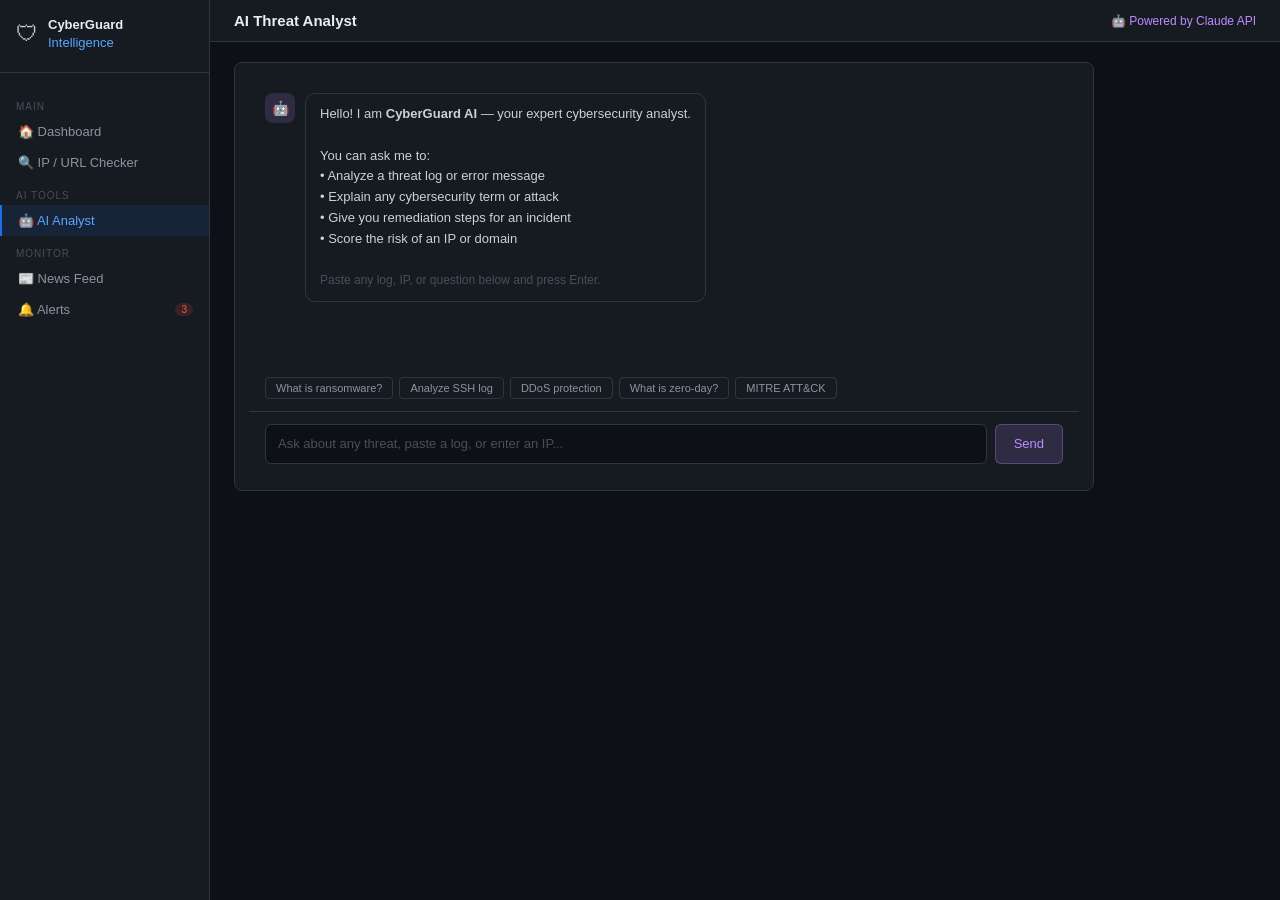
<file: ai-analyst.html>
<!doctype html>
<html lang="en">
  <head>
    <meta charset="UTF-8" />
    <meta name="viewport" content="width=device-width, initial-scale=1.0" />
    <title>AI Analyst — CyberGuard</title>
    <link rel="stylesheet" href="style.css" />
  </head>
  <body>
    <div class="layout">
      <!-- SIDEBAR -->
      <aside class="sidebar">
        <div class="logo">
          <div class="logo-icon">&#128737;</div>
          <div class="logo-text">CyberGuard<br /><span>Intelligence</span></div>
        </div>
        <nav>
          <p class="nav-section">Main</p>
          <a href="index.html" class="nav-item">&#127968; Dashboard</a>
          <a href="ip-checker.html" class="nav-item"
            >&#128269; IP / URL Checker</a
          >
          <p class="nav-section">AI Tools</p>
          <a href="ai-analyst.html" class="nav-item active"
            >&#129302; AI Analyst</a
          >
          <p class="nav-section">Monitor</p>
          <a href="news.html" class="nav-item">&#128240; News Feed</a>
          <a href="#" class="nav-item"
            >&#128276; Alerts <span class="alert-count">3</span></a
          >
        </nav>
      </aside>

      <main class="main">
        <header class="topbar">
          <h1>AI Threat Analyst</h1>
          <div class="topbar-right">
            <span style="font-size: 12px; color: #bc8cff"
              >&#129302; Powered by Claude API</span
            >
          </div>
        </header>

        <div class="content">
          <div class="card" style="max-width: 860px">
            <!-- Chat window -->
            <div class="chat-wrap" id="chatArea">
              <div class="msg ai">
                <div
                  class="msg-avatar"
                  style="background: rgba(188, 140, 255, 0.15)"
                >
                  &#129302;
                </div>
                <div class="msg-bubble">
                  Hello! I am <strong>CyberGuard AI</strong> — your expert
                  cybersecurity analyst.<br /><br />
                  You can ask me to:<br />
                  &bull; Analyze a threat log or error message<br />
                  &bull; Explain any cybersecurity term or attack<br />
                  &bull; Give you remediation steps for an incident<br />
                  &bull; Score the risk of an IP or domain<br /><br />
                  <span style="color: #484f58; font-size: 12px"
                    >Paste any log, IP, or question below and press Enter.</span
                  >
                </div>
              </div>
            </div>

            <!-- Quick prompts -->
            <div
              style="
                display: flex;
                flex-wrap: wrap;
                gap: 6px;
                padding: 0 1rem 12px;
              "
            >
              <button
                class="action-btn"
                onclick="quickAsk('What is ransomware and how does it spread?')"
              >
                What is ransomware?
              </button>
              <button
                class="action-btn"
                onclick="
                  quickAsk(
                    'Analyze: Failed password for root from 185.220.101.47 port 43812 ssh2 — 847 attempts in 2 min',
                  )
                "
              >
                Analyze SSH log
              </button>
              <button
                class="action-btn"
                onclick="
                  quickAsk(
                    'Give me 5 steps to protect a server from DDoS attacks',
                  )
                "
              >
                DDoS protection
              </button>
              <button
                class="action-btn"
                onclick="quickAsk('What is a zero-day vulnerability?')"
              >
                What is zero-day?
              </button>
              <button
                class="action-btn"
                onclick="quickAsk('Explain the MITRE ATT&CK framework')"
              >
                MITRE ATT&CK
              </button>
            </div>

            <!-- Input row -->
            <div
              style="
                display: flex;
                gap: 8px;
                padding: 12px 1rem;
                border-top: 1px solid #30363d;
                background: #161b22;
                border-radius: 0 0 8px 8px;
              "
            >
              <textarea
                id="chatInput"
                class="inp"
                rows="1"
                placeholder="Ask about any threat, paste a log, or enter an IP..."
                style="
                  resize: none;
                  min-height: 38px;
                  max-height: 120px;
                  line-height: 1.5;
                "
                onkeydown="handleKey(event)"
              ></textarea>
              <button
                class="btn btn-purple"
                onclick="sendMessage()"
                id="sendBtn"
              >
                Send
              </button>
            </div>
          </div>
        </div>
      </main>
    </div>

    <script>
      // ── IMPORTANT: Replace with your real Anthropic API key ──────────────────
      const API_KEY = "YOUR_API_KEY_HERE";

      const chatArea = document.getElementById("chatArea");
      const chatInput = document.getElementById("chatInput");
      const sendBtn = document.getElementById("sendBtn");
      let messages = [];

      function addMsg(role, text) {
        const isUser = role === "user";
        const div = document.createElement("div");
        div.className = "msg " + (isUser ? "user" : "ai");
        div.innerHTML =
          (isUser
            ? ""
            : '<div class="msg-avatar" style="background:rgba(188,140,255,0.15);">&#129302;</div>') +
          '<div class="msg-bubble">' +
          text.replace(/\n/g, "<br>") +
          "</div>" +
          (isUser
            ? '<div class="msg-avatar" style="background:rgba(31,111,235,0.15);">&#128100;</div>'
            : "");
        chatArea.appendChild(div);
        chatArea.scrollTop = chatArea.scrollHeight;
      }

      function showTyping() {
        const div = document.createElement("div");
        div.className = "msg ai";
        div.id = "typing";
        div.innerHTML =
          '<div class="msg-avatar" style="background:rgba(188,140,255,0.15);">&#129302;</div>' +
          '<div class="msg-bubble" style="color:#484f58;">Analyzing threat...</div>';
        chatArea.appendChild(div);
        chatArea.scrollTop = chatArea.scrollHeight;
      }

      async function callClaude(userMsg) {
        messages.push({ role: "user", content: userMsg });
        showTyping();
        sendBtn.disabled = true;

        try {
          const res = await fetch("https://api.anthropic.com/v1/messages", {
            method: "POST",
            headers: {
              "Content-Type": "application/json",
              "x-api-key": API_KEY,
              "anthropic-version": "2023-06-01",
            },
            body: JSON.stringify({
              model: "claude-sonnet-4-6",
              max_tokens: 1000,
              system:
                "You are CyberGuard, an expert AI cybersecurity analyst. Analyze threats, explain logs, give remediation steps. Be concise and structured. Use bullet points. Always end with a risk level: LOW / MEDIUM / HIGH / CRITICAL.",
              messages: messages,
            }),
          });
          const data = await res.json();
          const reply = data.content?.[0]?.text || "Could not get a response.";
          messages.push({ role: "assistant", content: reply });
          document.getElementById("typing")?.remove();
          addMsg("ai", reply);
        } catch (err) {
          document.getElementById("typing")?.remove();
          addMsg(
            "ai",
            "Error: Could not connect to Claude API. Please check your API key in ai-analyst.html.",
          );
        }
        sendBtn.disabled = false;
      }

      function sendMessage() {
        const val = chatInput.value.trim();
        if (!val) return;
        addMsg("user", val);
        chatInput.value = "";
        callClaude(val);
      }

      function quickAsk(q) {
        chatInput.value = q;
        sendMessage();
      }

      function handleKey(e) {
        if (e.key === "Enter" && !e.shiftKey) {
          e.preventDefault();
          sendMessage();
        }
      }

      // Auto-fill from URL param (used by dashboard table links)
      const urlQ = new URLSearchParams(window.location.search).get("q");
      if (urlQ) {
        chatInput.value = decodeURIComponent(urlQ);
        sendMessage();
      }
    </script>
  </body>
</html>
</file>
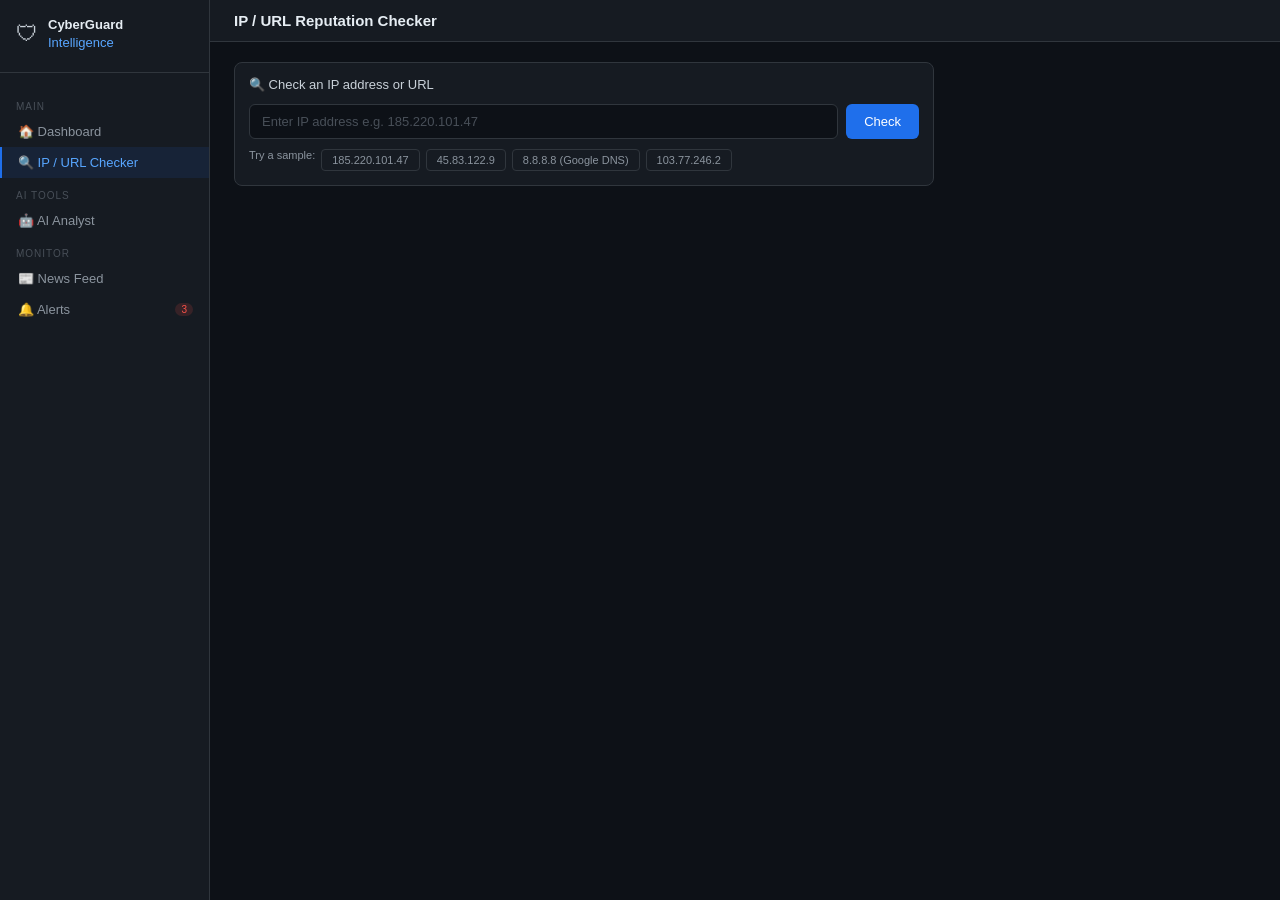
<file: ip-checker.html>
<!DOCTYPE html>
<html lang="en">
<head>
  <meta charset="UTF-8"/>
  <meta name="viewport" content="width=device-width, initial-scale=1.0"/>
  <title>IP / URL Checker — CyberGuard</title>
  <link rel="stylesheet" href="style.css"/>
</head>
<body>
<div class="layout">

  <aside class="sidebar">
    <div class="logo">
      <div class="logo-icon">&#128737;</div>
      <div class="logo-text">CyberGuard<br><span>Intelligence</span></div>
    </div>
    <nav>
      <p class="nav-section">Main</p>
      <a href="index.html" class="nav-item">&#127968; Dashboard</a>
      <a href="ip-checker.html" class="nav-item active">&#128269; IP / URL Checker</a>
      <p class="nav-section">AI Tools</p>
      <a href="ai-analyst.html" class="nav-item">&#129302; AI Analyst</a>
      <p class="nav-section">Monitor</p>
      <a href="news.html" class="nav-item">&#128240; News Feed</a>
      <a href="#" class="nav-item">&#128276; Alerts <span class="alert-count">3</span></a>
    </nav>
  </aside>

  <main class="main">
    <header class="topbar">
      <h1>IP / URL Reputation Checker</h1>
    </header>

    <div class="content">
      <div class="card" style="max-width:700px;margin-bottom:1rem;">
        <p class="card-title">&#128269; Check an IP address or URL</p>
        <div style="display:flex;gap:8px;margin-bottom:10px;">
          <input class="inp" id="searchInput" placeholder="Enter IP address e.g. 185.220.101.47" />
          <button class="btn btn-primary" onclick="runCheck()">Check</button>
        </div>
        <div style="display:flex;gap:6px;flex-wrap:wrap;">
          <span style="font-size:11px;color:#8b949e;">Try a sample:</span>
          <button class="action-btn" onclick="loadSample('185.220.101.47','malicious')">185.220.101.47</button>
          <button class="action-btn" onclick="loadSample('45.83.122.9','malicious')">45.83.122.9</button>
          <button class="action-btn" onclick="loadSample('8.8.8.8','safe')">8.8.8.8 (Google DNS)</button>
          <button class="action-btn" onclick="loadSample('103.77.246.2','suspicious')">103.77.246.2</button>
        </div>
      </div>

      <!-- Result box (hidden until check) -->
      <div class="card" id="resultBox" style="max-width:700px;display:none;">
        <div id="resultHeader" style="display:flex;align-items:center;gap:14px;padding:12px;border-radius:8px;margin-bottom:14px;">
          <div id="resultIcon" style="font-size:28px;"></div>
          <div style="flex:1;">
            <div id="resultTitle" style="font-size:15px;font-weight:600;"></div>
            <div id="resultSub" style="font-size:12px;color:#8b949e;margin-top:2px;"></div>
          </div>
          <div style="text-align:right;">
            <div id="abuseScore" style="font-size:24px;font-weight:600;"></div>
            <div style="font-size:10px;color:#8b949e;">abuse confidence</div>
          </div>
        </div>

        <div style="display:grid;grid-template-columns:repeat(4,1fr);gap:8px;margin-bottom:14px;" id="detailGrid"></div>

        <p class="section-label">Threat categories</p>
        <div id="tagRow" style="display:flex;flex-wrap:wrap;gap:6px;margin-bottom:14px;"></div>

        <p class="section-label">Recent abuse reports</p>
        <div id="reportsList" style="margin-bottom:14px;"></div>

        <button class="btn btn-purple" style="width:100%;" id="aiBtn" onclick="askAI()">
          &#129302; Ask AI to explain this threat
        </button>
      </div>
    </div>
  </main>
</div>

<script>
let currentIP = '', currentVerdict = '';

const mockData = {
  malicious: {
    score: 94, reports: 1847, isp: 'Frantech Solutions', country: 'Netherlands', usage: 'Hosting / VPN',
    tags: [['DDoS attack','badge-red'],['Brute force','badge-red'],['Port scan','badge-yellow'],['Tor exit node','badge-blue']],
    reportsList: [
      { date:'2026-06-11', cat:'DDoS attack', country:'DE' },
      { date:'2026-06-10', cat:'Brute force SSH', country:'US' },
      { date:'2026-06-09', cat:'Port scanning', country:'FR' },
    ],
    color:'#f85149', bg:'rgba(248,81,73,0.1)', icon:'&#128683;', label:'Malicious', sub:'High confidence threat — block immediately'
  },
  suspicious: {
    score: 47, reports: 213, isp: 'Alibaba Cloud', country: 'China', usage: 'Data Center',
    tags: [['Port scan','badge-yellow'],['Suspicious activity','badge-yellow'],['Proxy','badge-blue']],
    reportsList: [
      { date:'2026-06-10', cat:'Port scanning', country:'US' },
      { date:'2026-06-07', cat:'Suspicious traffic', country:'JP' },
    ],
    color:'#d29922', bg:'rgba(210,153,34,0.1)', icon:'&#9888;', label:'Suspicious', sub:'Moderate risk — monitor and investigate'
  },
  safe: {
    score: 0, reports: 0, isp: 'Google LLC', country: 'United States', usage: 'Content Delivery',
    tags: [['Trusted CDN','badge-green'],['Public DNS','badge-green']],
    reportsList: [],
    color:'#3fb950', bg:'rgba(63,185,80,0.1)', icon:'&#9989;', label:'Clean / Safe', sub:'No abuse reports found — appears legitimate'
  }
};

function loadSample(ip, verdict) {
  document.getElementById('searchInput').value = ip;
  currentIP = ip; currentVerdict = verdict; runCheck();
}

function runCheck() {
  const val = document.getElementById('searchInput').value.trim();
  if (!val) return;
  currentIP = val;
  if (!currentVerdict) currentVerdict = val.startsWith('8.8') ? 'safe' : val.startsWith('185.') || val.startsWith('45.') ? 'malicious' : 'suspicious';
  setTimeout(() => showResult(currentVerdict), 1000);
  currentVerdict = '';
}

function showResult(verdict) {
  const d = mockData[verdict] || mockData.suspicious;
  const box = document.getElementById('resultBox');
  box.style.display = 'block';

  document.getElementById('resultHeader').style.background = d.bg;
  document.getElementById('resultIcon').innerHTML = d.icon;
  document.getElementById('resultTitle').innerHTML = '<span style="color:'+d.color+'">'+d.label+'</span> &mdash; '+currentIP;
  document.getElementById('resultSub').textContent = d.sub;
  document.getElementById('abuseScore').style.color = d.color;
  document.getElementById('abuseScore').textContent = d.score + '%';

  document.getElementById('detailGrid').innerHTML = [
    ['Total reports', d.reports.toLocaleString()],
    ['ISP / Owner', d.isp],
    ['Country', d.country],
    ['Usage type', d.usage]
  ].map(([k,v]) => `<div class="stat-card"><p class="stat-label">${k}</p><p style="font-size:13px;color:#e6edf3;font-weight:500;">${v}</p></div>`).join('');

  document.getElementById('tagRow').innerHTML = d.tags.map(([label,cls]) =>
    `<span class="badge ${cls}">${label}</span>`).join('');

  document.getElementById('reportsList').innerHTML = d.reportsList.length
    ? d.reportsList.map(r => `<div style="display:flex;gap:10px;padding:8px;background:#0d1117;border-radius:6px;margin-bottom:6px;font-size:12px;"><span style="color:#484f58;font-family:monospace;">${r.date}</span><span style="flex:1;">${r.cat}</span><span style="color:#8b949e;">${r.country}</span></div>`).join('')
    : '<p style="font-size:12px;color:#484f58;">No abuse reports found.</p>';
}

function askAI() {
  window.location.href = 'ai-analyst.html?q=Analyze+IP+' + encodeURIComponent(currentIP) + '+with+abuse+score';
}
</script>
</body>
</html>
</file>
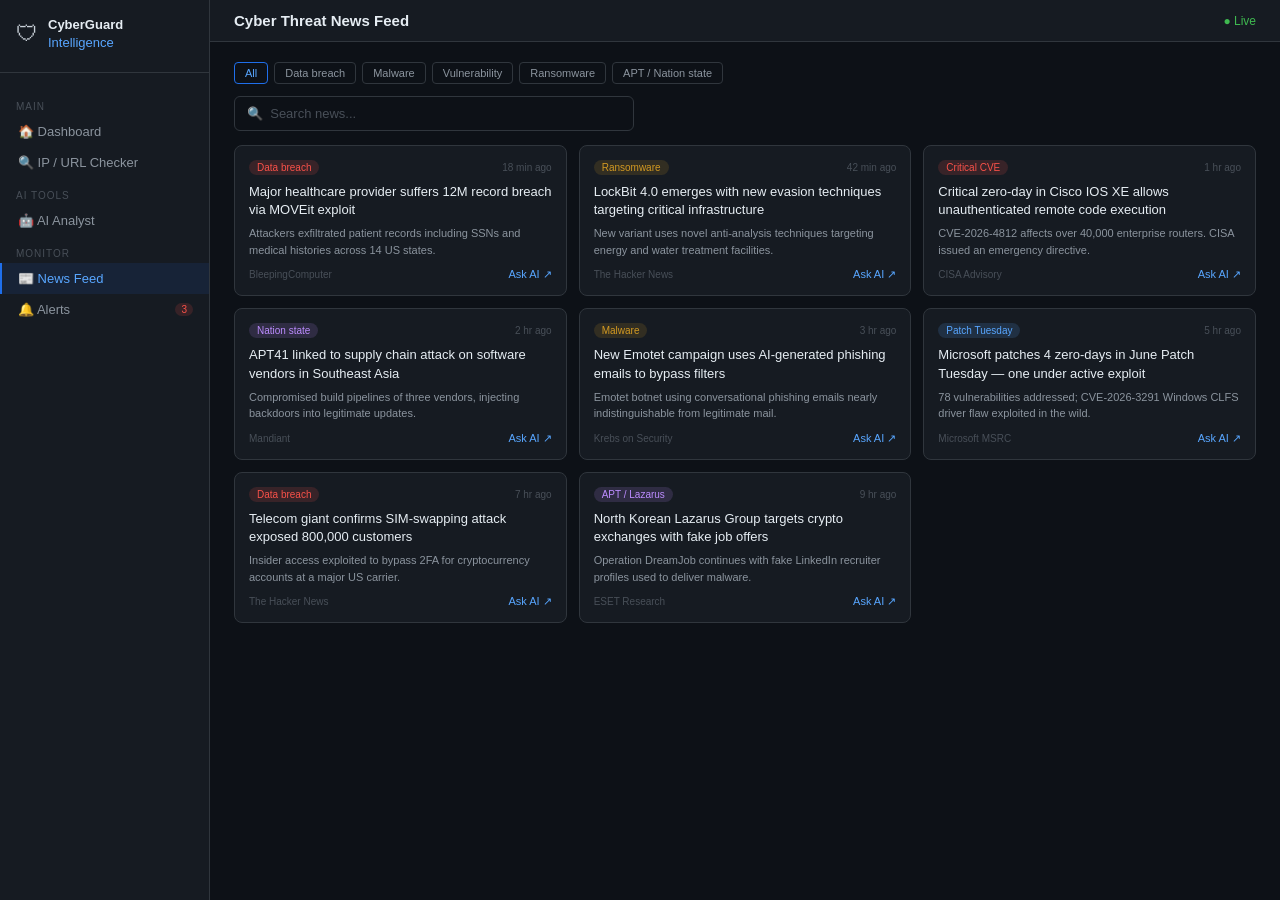
<file: news.html>
<!DOCTYPE html>
<html lang="en">
<head>
  <meta charset="UTF-8"/>
  <meta name="viewport" content="width=device-width, initial-scale=1.0"/>
  <title>News Feed — CyberGuard</title>
  <link rel="stylesheet" href="style.css"/>
</head>
<body>
<div class="layout">

  <aside class="sidebar">
    <div class="logo">
      <div class="logo-icon">&#128737;</div>
      <div class="logo-text">CyberGuard<br><span>Intelligence</span></div>
    </div>
    <nav>
      <p class="nav-section">Main</p>
      <a href="index.html" class="nav-item">&#127968; Dashboard</a>
      <a href="ip-checker.html" class="nav-item">&#128269; IP / URL Checker</a>
      <p class="nav-section">AI Tools</p>
      <a href="ai-analyst.html" class="nav-item">&#129302; AI Analyst</a>
      <p class="nav-section">Monitor</p>
      <a href="news.html" class="nav-item active">&#128240; News Feed</a>
      <a href="#" class="nav-item">&#128276; Alerts <span class="alert-count">3</span></a>
    </nav>
  </aside>

  <main class="main">
    <header class="topbar">
      <h1>Cyber Threat News Feed</h1>
      <div class="topbar-right">
        <span class="live-status">&#9679; Live</span>
      </div>
    </header>

    <div class="content">

      <!-- Filter bar -->
      <div style="display:flex;gap:6px;flex-wrap:wrap;margin-bottom:12px;" id="filterBar">
        <button class="action-btn" style="border-color:#1f6feb;color:#58a6ff;" onclick="filterNews('all',this)">All</button>
        <button class="action-btn" onclick="filterNews('breach',this)">Data breach</button>
        <button class="action-btn" onclick="filterNews('malware',this)">Malware</button>
        <button class="action-btn" onclick="filterNews('vulnerability',this)">Vulnerability</button>
        <button class="action-btn" onclick="filterNews('ransomware',this)">Ransomware</button>
        <button class="action-btn" onclick="filterNews('apt',this)">APT / Nation state</button>
      </div>

      <!-- Search -->
      <div style="margin-bottom:14px;">
        <input class="inp" id="searchInp" placeholder="&#128269;  Search news..." oninput="renderNews()" style="max-width:400px;"/>
      </div>

      <!-- News grid -->
      <div id="newsGrid" style="display:grid;grid-template-columns:repeat(auto-fill,minmax(320px,1fr));gap:12px;"></div>

    </div>
  </main>
</div>

<script>
const articles = [
  { cat:'breach',        title:'Major healthcare provider suffers 12M record breach via MOVEit exploit',        desc:'Attackers exfiltrated patient records including SSNs and medical histories across 14 US states.', tag:'Data breach',    tagCls:'badge-red',    time:'18 min ago', source:'BleepingComputer' },
  { cat:'ransomware',    title:'LockBit 4.0 emerges with new evasion techniques targeting critical infrastructure', desc:'New variant uses novel anti-analysis techniques targeting energy and water treatment facilities.',  tag:'Ransomware',     tagCls:'badge-yellow', time:'42 min ago', source:'The Hacker News' },
  { cat:'vulnerability', title:'Critical zero-day in Cisco IOS XE allows unauthenticated remote code execution',  desc:'CVE-2026-4812 affects over 40,000 enterprise routers. CISA issued an emergency directive.',         tag:'Critical CVE',   tagCls:'badge-red',    time:'1 hr ago',   source:'CISA Advisory' },
  { cat:'apt',           title:'APT41 linked to supply chain attack on software vendors in Southeast Asia',        desc:'Compromised build pipelines of three vendors, injecting backdoors into legitimate updates.',        tag:'Nation state',   tagCls:'badge-purple', time:'2 hr ago',   source:'Mandiant' },
  { cat:'malware',       title:'New Emotet campaign uses AI-generated phishing emails to bypass filters',          desc:'Emotet botnet using conversational phishing emails nearly indistinguishable from legitimate mail.', tag:'Malware',        tagCls:'badge-yellow', time:'3 hr ago',   source:'Krebs on Security' },
  { cat:'vulnerability', title:'Microsoft patches 4 zero-days in June Patch Tuesday — one under active exploit',  desc:'78 vulnerabilities addressed; CVE-2026-3291 Windows CLFS driver flaw exploited in the wild.',     tag:'Patch Tuesday',  tagCls:'badge-blue',   time:'5 hr ago',   source:'Microsoft MSRC' },
  { cat:'breach',        title:'Telecom giant confirms SIM-swapping attack exposed 800,000 customers',            desc:'Insider access exploited to bypass 2FA for cryptocurrency accounts at a major US carrier.',         tag:'Data breach',    tagCls:'badge-red',    time:'7 hr ago',   source:'The Hacker News' },
  { cat:'apt',           title:'North Korean Lazarus Group targets crypto exchanges with fake job offers',         desc:'Operation DreamJob continues with fake LinkedIn recruiter profiles used to deliver malware.',       tag:'APT / Lazarus',  tagCls:'badge-purple', time:'9 hr ago',   source:'ESET Research' },
];

let activeFilter = 'all';

function renderNews() {
  const search = document.getElementById('searchInp').value.toLowerCase();
  const filtered = articles.filter(a => {
    const matchFilter = activeFilter === 'all' || a.cat === activeFilter;
    const matchSearch = !search || a.title.toLowerCase().includes(search) || a.desc.toLowerCase().includes(search);
    return matchFilter && matchSearch;
  });

  document.getElementById('newsGrid').innerHTML = filtered.map(a => `
    <div class="card" style="cursor:pointer;" onclick="analyzeNews('${encodeURIComponent(a.title)}')">
      <div style="display:flex;justify-content:space-between;align-items:center;margin-bottom:8px;">
        <span class="badge ${a.tagCls}">${a.tag}</span>
        <span style="font-size:10px;color:#484f58;">${a.time}</span>
      </div>
      <p style="font-size:13px;font-weight:500;color:#e6edf3;margin-bottom:6px;line-height:1.4;">${a.title}</p>
      <p style="font-size:11px;color:#8b949e;line-height:1.5;margin-bottom:10px;">${a.desc}</p>
      <div style="display:flex;align-items:center;justify-content:space-between;">
        <span style="font-size:10px;color:#484f58;">${a.source}</span>
        <span style="font-size:11px;color:#58a6ff;">Ask AI &#8599;</span>
      </div>
    </div>
  `).join('') || '<p style="color:#484f58;font-size:13px;">No articles found.</p>';
}

function filterNews(cat, el) {
  activeFilter = cat;
  document.querySelectorAll('#filterBar button').forEach(b => {
    b.style.borderColor = ''; b.style.color = '';
  });
  el.style.borderColor = '#1f6feb'; el.style.color = '#58a6ff';
  renderNews();
}

function analyzeNews(title) {
  window.location.href = 'ai-analyst.html?q=Explain+this+news+and+what+action+to+take:+' + title;
}

renderNews();
</script>
</body>
</html>
</file>
<file: style.css>
/* ── Reset & Base ─────────────────────────────── */
* { box-sizing: border-box; margin: 0; padding: 0; }
body { font-family: 'Segoe UI', sans-serif; background: #0d1117; color: #c9d1d9; min-height: 100vh; }
a { text-decoration: none; color: inherit; }

/* ── Layout ───────────────────────────────────── */
.layout { display: flex; min-height: 100vh; }

/* ── Sidebar ──────────────────────────────────── */
.sidebar {
  width: 210px; background: #161b22; border-right: 1px solid #30363d;
  display: flex; flex-direction: column; padding: 1rem 0; flex-shrink: 0;
  position: fixed; top: 0; left: 0; height: 100vh; overflow-y: auto;
}
.logo {
  display: flex; align-items: center; gap: 10px;
  padding: 0 1rem 1.25rem; border-bottom: 1px solid #30363d; margin-bottom: 1rem;
}
.logo-icon { font-size: 22px; }
.logo-text { font-size: 13px; font-weight: 600; color: #e6edf3; line-height: 1.4; }
.logo-text span { color: #58a6ff; font-weight: 400; }
.nav-section { font-size: 10px; color: #484f58; text-transform: uppercase; letter-spacing: 0.1em; padding: 12px 1rem 4px; }
.nav-item {
  display: flex; align-items: center; gap: 8px;
  padding: 8px 1rem; font-size: 13px; color: #8b949e;
  border-left: 2px solid transparent; transition: all 0.15s;
}
.nav-item:hover { color: #c9d1d9; background: rgba(255,255,255,0.04); }
.nav-item.active { color: #58a6ff; background: rgba(31,111,235,0.1); border-left-color: #1f6feb; }
.alert-count {
  margin-left: auto; background: rgba(248,81,73,0.15); color: #f85149;
  font-size: 10px; padding: 1px 6px; border-radius: 8px;
}

/* ── Main area ────────────────────────────────── */
.main { margin-left: 210px; flex: 1; display: flex; flex-direction: column; }

/* ── Topbar ───────────────────────────────────── */
.topbar {
  background: #161b22; border-bottom: 1px solid #30363d;
  padding: 12px 1.5rem; display: flex; align-items: center; justify-content: space-between;
  position: sticky; top: 0; z-index: 10;
}
.topbar h1 { font-size: 15px; font-weight: 600; color: #e6edf3; }
.topbar-right { display: flex; align-items: center; gap: 14px; }
.live-status { font-size: 12px; color: #3fb950; }
.alert-badge {
  font-size: 11px; padding: 4px 10px; border-radius: 10px;
  background: rgba(248,81,73,0.15); color: #f85149; border: 1px solid rgba(248,81,73,0.3);
}

/* ── Content ──────────────────────────────────── */
.content { padding: 1.25rem 1.5rem; }
.section-label {
  font-size: 11px; color: #8b949e; text-transform: uppercase;
  letter-spacing: 0.08em; margin-bottom: 10px; font-weight: 500;
}

/* ── Stat cards ───────────────────────────────── */
.stats-grid { display: grid; grid-template-columns: repeat(4, 1fr); gap: 12px; margin-bottom: 1.25rem; }
.stat-card {
  background: #161b22; border: 1px solid #30363d;
  border-radius: 8px; padding: 14px;
}
.stat-label { font-size: 11px; color: #8b949e; margin-bottom: 6px; }
.stat-value { font-size: 24px; font-weight: 600; margin-bottom: 4px; }
.stat-value.white { color: #e6edf3; }
.stat-value.red { color: #f85149; }
.stat-value.yellow { color: #d29922; }
.stat-value.blue { color: #58a6ff; }
.stat-value.green { color: #3fb950; }
.stat-change { font-size: 11px; }
.stat-change.red { color: #f85149; }
.stat-change.green { color: #3fb950; }

/* ── Charts ───────────────────────────────────── */
.charts-grid { display: grid; grid-template-columns: 2fr 1fr; gap: 12px; margin-bottom: 1.25rem; }
.card {
  background: #161b22; border: 1px solid #30363d;
  border-radius: 8px; padding: 14px;
}
.card-title { font-size: 13px; font-weight: 500; color: #c9d1d9; margin-bottom: 12px; }
canvas { max-height: 220px; }

/* ── Table ────────────────────────────────────── */
.table-card {
  background: #161b22; border: 1px solid #30363d;
  border-radius: 8px; overflow: hidden; margin-bottom: 1.25rem;
}
table { width: 100%; border-collapse: collapse; }
thead { border-bottom: 1px solid #30363d; }
th {
  font-size: 11px; color: #8b949e; text-transform: uppercase;
  letter-spacing: 0.06em; padding: 10px 14px; text-align: left; font-weight: 500;
}
td { font-size: 12px; color: #c9d1d9; padding: 10px 14px; border-bottom: 1px solid #21262d; }
tr:last-child td { border-bottom: none; }
td.mono { font-family: 'Courier New', monospace; font-size: 11px; }
td.muted { color: #8b949e; }

/* ── Badges ───────────────────────────────────── */
.badge { font-size: 10px; padding: 2px 8px; border-radius: 8px; font-weight: 500; }
.badge-red { background: rgba(248,81,73,0.15); color: #f85149; }
.badge-yellow { background: rgba(210,153,34,0.15); color: #d29922; }
.badge-blue { background: rgba(88,166,255,0.15); color: #58a6ff; }
.badge-green { background: rgba(63,185,80,0.15); color: #3fb950; }
.badge-purple { background: rgba(188,140,255,0.15); color: #bc8cff; }

/* ── Action button ────────────────────────────── */
.action-btn {
  font-size: 11px; padding: 4px 10px; border-radius: 4px;
  border: 1px solid #30363d; color: #8b949e; cursor: pointer;
  background: transparent; transition: all 0.15s;
}
.action-btn:hover { color: #58a6ff; border-color: #1f6feb; background: rgba(31,111,235,0.08); }

/* ── Page header (for sub-pages) ──────────────── */
.page-header { padding: 1.25rem 1.5rem 0; }
.page-header h2 { font-size: 18px; font-weight: 600; color: #e6edf3; margin-bottom: 4px; }
.page-header p { font-size: 12px; color: #8b949e; }

/* ── Input styles ─────────────────────────────── */
.inp {
  width: 100%; background: #0d1117; border: 1px solid #30363d;
  border-radius: 6px; padding: 9px 12px; color: #e6edf3;
  font-size: 13px; outline: none; font-family: inherit;
}
.inp:focus { border-color: #1f6feb; }
.inp::placeholder { color: #484f58; }

/* ── Button styles ────────────────────────────── */
.btn {
  padding: 9px 18px; border-radius: 6px; border: none;
  font-size: 13px; font-weight: 500; cursor: pointer; transition: all 0.15s;
}
.btn-primary { background: #1f6feb; color: #fff; }
.btn-primary:hover { background: #388bfd; }
.btn-purple { background: rgba(188,140,255,0.15); border: 1px solid rgba(188,140,255,0.3); color: #bc8cff; }
.btn-purple:hover { background: rgba(188,140,255,0.25); }

/* ── Chat styles ──────────────────────────────── */
.chat-wrap { display: flex; flex-direction: column; gap: 14px; padding: 1rem; min-height: 300px; }
.msg { display: flex; gap: 10px; align-items: flex-start; }
.msg.user { flex-direction: row-reverse; }
.msg-avatar {
  width: 30px; height: 30px; border-radius: 8px;
  display: flex; align-items: center; justify-content: center;
  font-size: 14px; flex-shrink: 0;
}
.msg-bubble {
  max-width: 80%; padding: 10px 14px; border-radius: 10px;
  font-size: 13px; line-height: 1.6;
}
.msg.ai .msg-bubble { background: #161b22; border: 1px solid #30363d; color: #c9d1d9; }
.msg.user .msg-bubble { background: rgba(31,111,235,0.15); border: 1px solid rgba(31,111,235,0.3); color: #e6edf3; }

/* ── Responsive ───────────────────────────────── */
@media (max-width: 900px) {
  .stats-grid { grid-template-columns: repeat(2, 1fr); }
  .charts-grid { grid-template-columns: 1fr; }
}
@media (max-width: 600px) {
  .sidebar { display: none; }
  .main { margin-left: 0; }
  .stats-grid { grid-template-columns: 1fr 1fr; }
}
</file>
